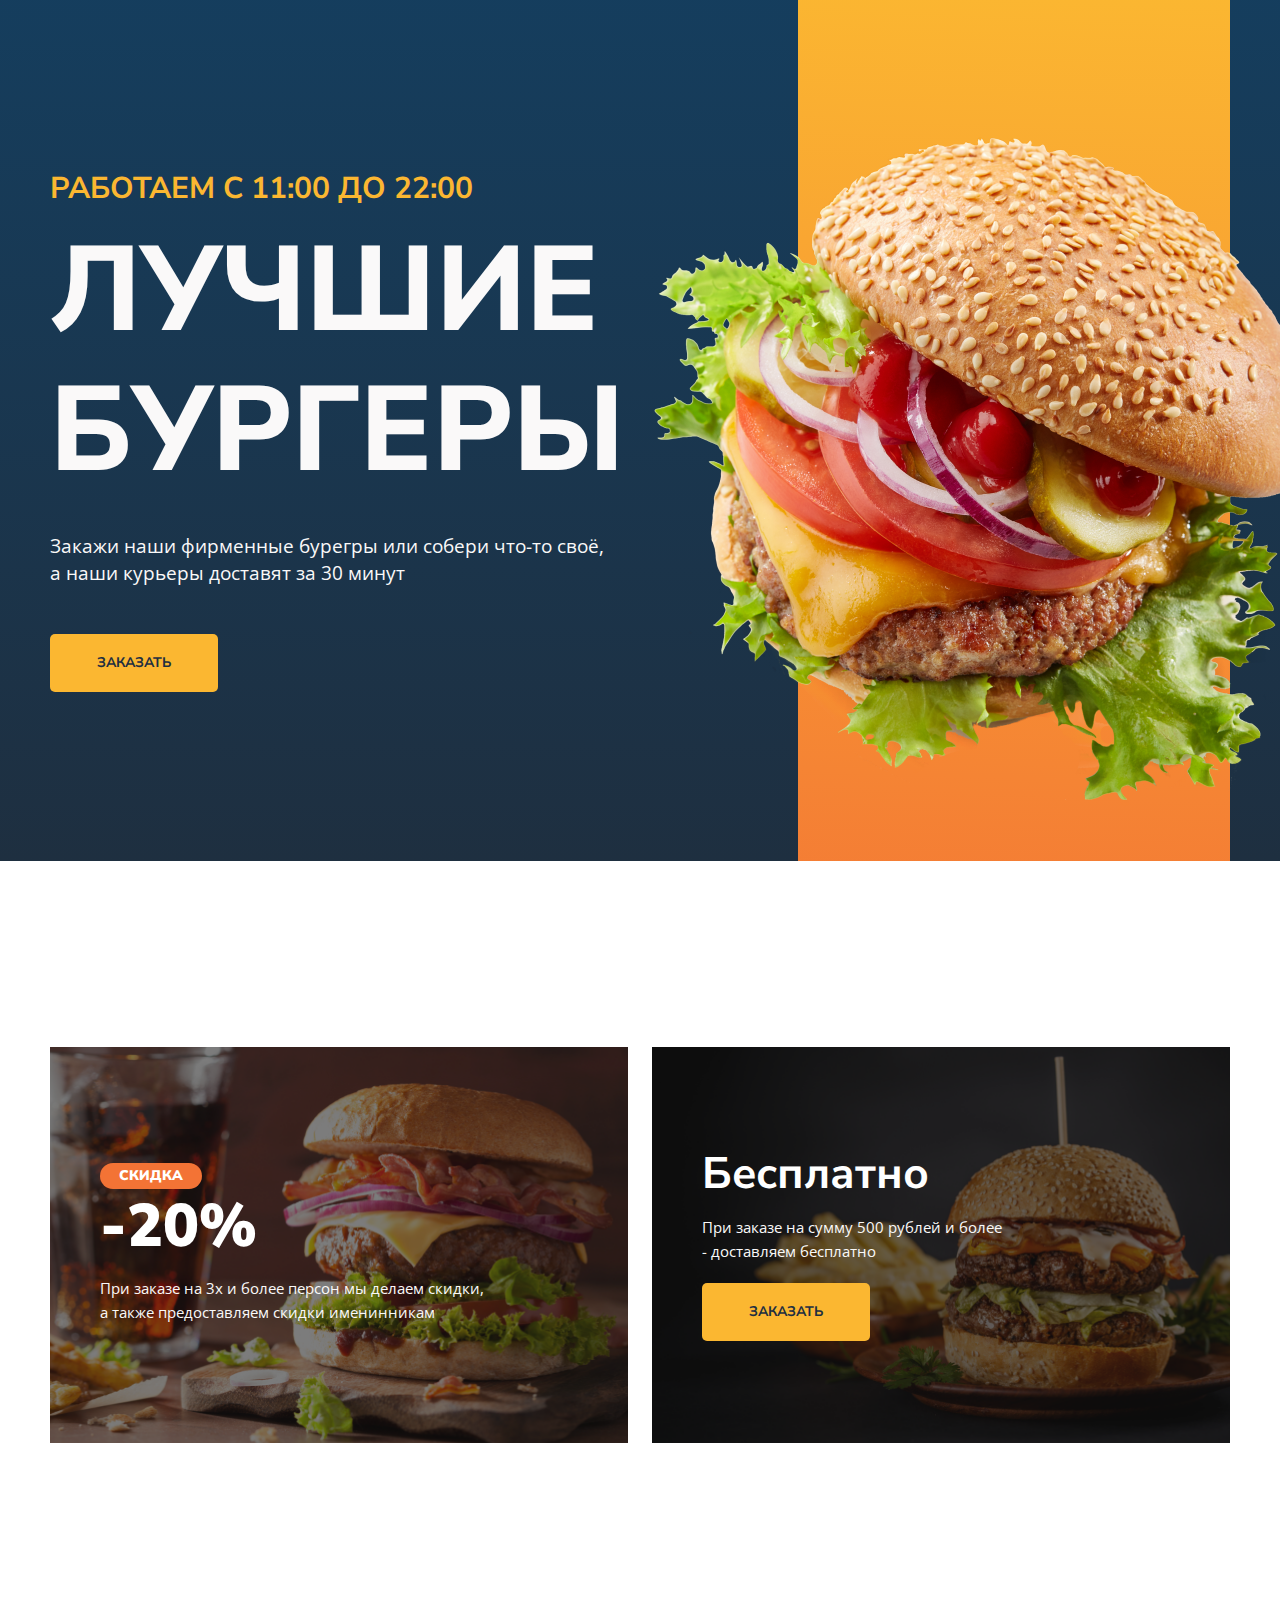
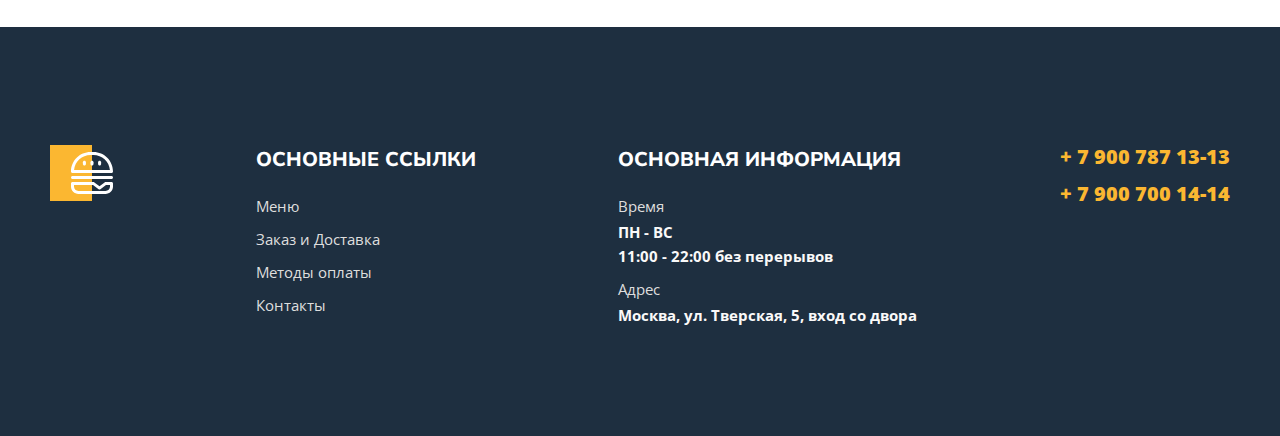
<file: index.html>
<!DOCTYPE html>
<html lang="ru">
<head>
    <meta charset="UTF-8">
    <meta http-equiv="X-UA-Compatible" content="IE=edge">
    <meta name="viewport" content="width=device-width, initial-scale=1.0">
    <title>Burgers</title>
    <link rel="preconnect" href="https://fonts.googleapis.com">
    <link rel="preconnect" href="https://fonts.gstatic.com" crossorigin>
    <link href="https://fonts.googleapis.com/css2?family=Nunito+Sans:wght@400;600;700;800;900&family=Open+Sans:wght@400;600;700&display=swap" rel="stylesheet">
    <link rel="stylesheet" href="CSS/normalize.css">
    <link rel="stylesheet" href="CSS/main.css">
</head>
<body>
    <div class="main">
        <div class="wrapper">
            <div class="content">
                <h1 class="content-title">
                    <span>работаем с 11:00 до 22:00</span>
                    лучшие бургеры
                </h1>
                <p class="content-text">Закажи наши фирменные бурегры или собери что-то своё,<br> а&nbsp;наши курьеры доставят за&nbsp;30&nbsp;минут</p>
                <a class="content-link" href="menu.html">заказать</a>
            </div>
            <div class="visual">
                <div class="visual-bg"></div>
                <img src="img/burger.png" alt="Burger">
            </div>
        </div>
    </div>
    <div class="promo">
        <div class="wrapper promo-wrapper">
            <div class="promo-left">
                <p class="sale">Скидка</p>
                <p class="cost">-20%</p>
                <p class="promo-description">При заказе на 3х и более персон мы делаем скидки, а также предоставляем скидки именинникам</p>
            </div>
            <div class="promo-right">
                <p class="free">Бесплатно</p>
                <p class="promo-description">При заказе на сумму 500 рублей и более - доставляем бесплатно</p>
                <a href="menu.html">заказать</a>
            </div>
        </div>
    </div>
    <footer class="footer">
        <div class="container">
            <div class="footer-box">
                <div class="footer-item">
                    <img class="footer-logo" src="img/footer-logo.svg" alt="footer-Logo">
                </div>
                <div class="footer-item">
                    <h2>основные ссылки</h2>
                    <ul class="footer-list footer-list-item">
                        <li><a href="menu.html">Меню</a></li>
                        <li><a href="#">Заказ и Доставка</a></li>
                        <li><a href="#">Методы оплаты</a></li>
                        <li><a href="#">Контакты</a></li>
                    </ul>
                    <ul class="footer-list footer-list-tel">
                        <li>
                            <a href="tel:+79007871313">+ 7 900 787 13-13</a>
                        </li>
                        <li>
                            <a href="tel:+79007001414">+ 7 900 700 14-14</a>
                        </li>
                    </ul>
                </div>
                <div class="footer-item">
                    <h2>основная информация</h2>
                    <ul class="footer-list">
                        <li>
                            <span>Время</span>
                            ПН - ВС <br>
                            11:00 - 22:00 без перерывов
                        </li>
                        <li>
                            <span>Адрес</span>
                            Москва, ул. Тверская,&nbsp;5,&nbsp;вход&nbsp;со&nbsp;двора
                        </li>
                    </ul>
                </div>
                <div class="footer-tel">
                    <ul class="footer-list footer-list-tel">
                        <li>
                            <a href="tel:+79007871313">+ 7 900 787 13-13</a>
                        </li>
                        <li>
                            <a href="tel:+79007001414">+ 7 900 700 14-14</a>
                        </li>
                    </ul>
                </div>
            </div>
        </div>
    </footer>
</body>
</html>
</file>
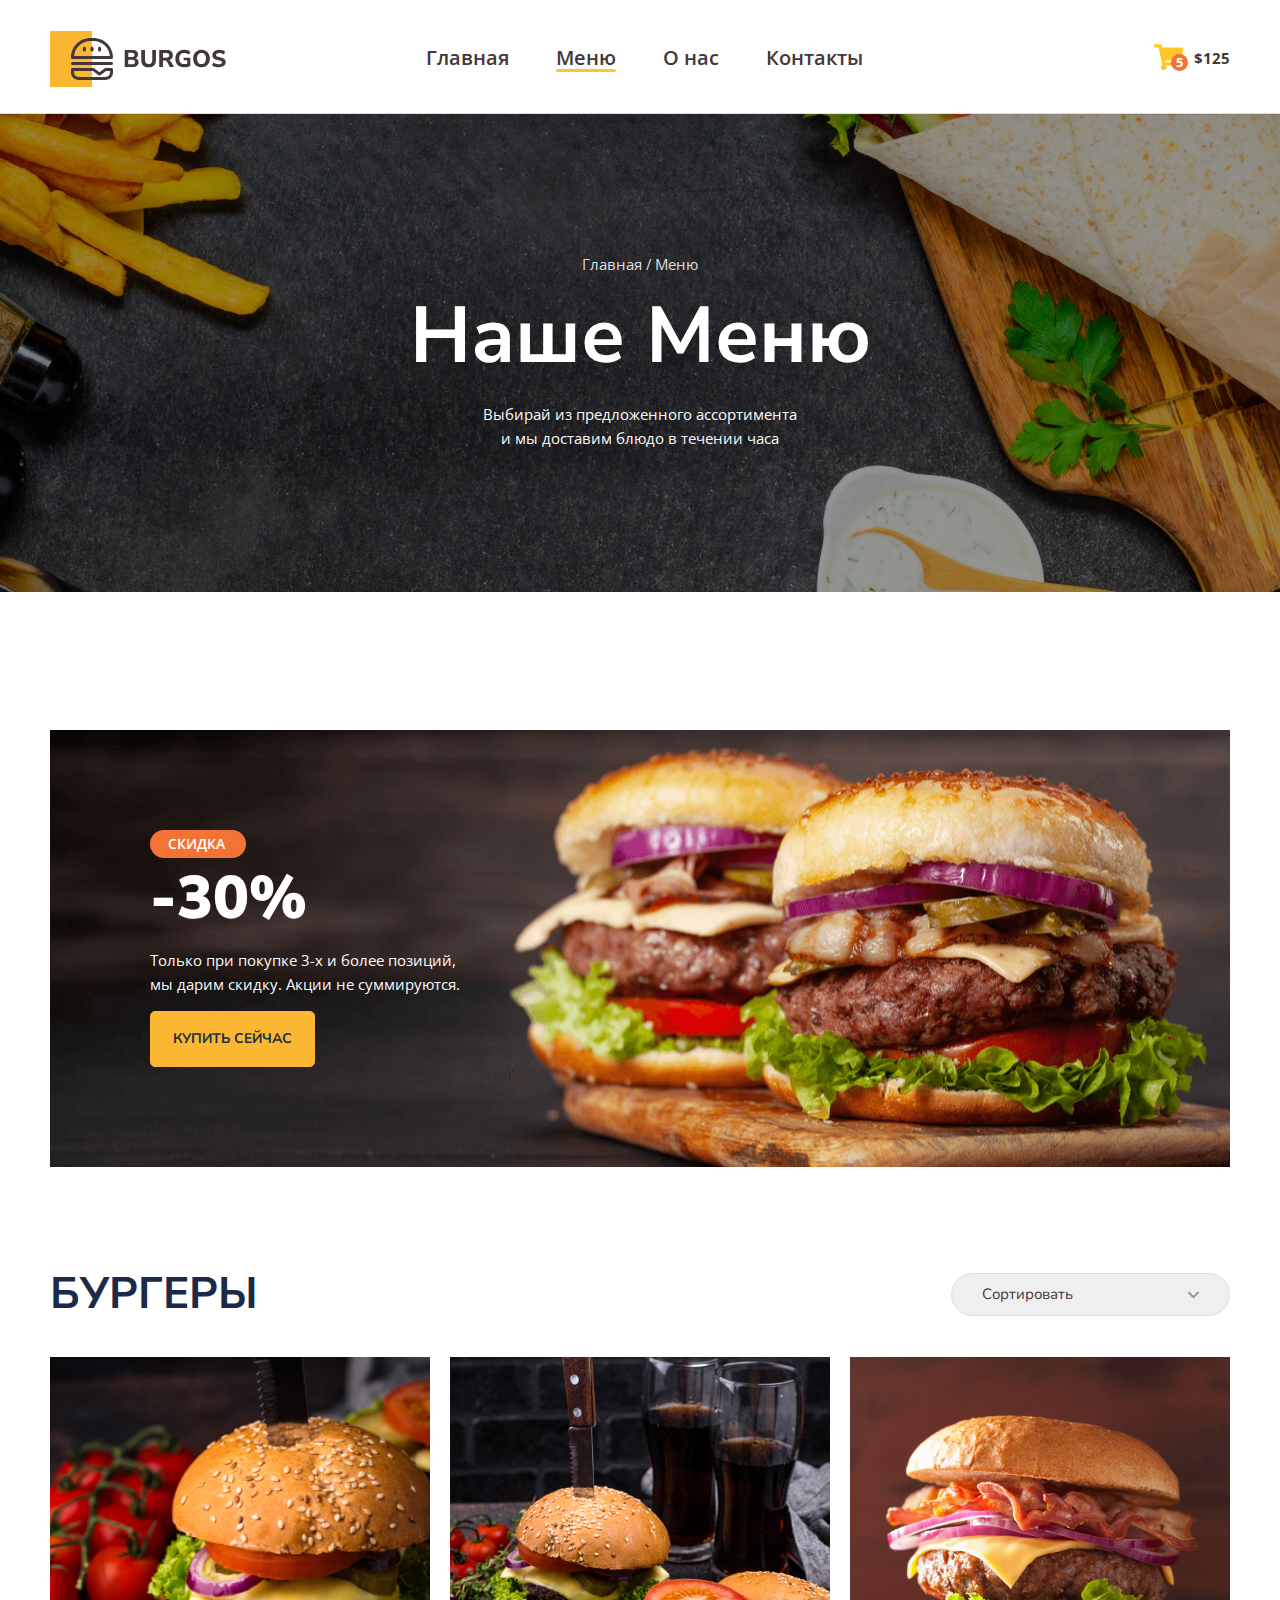
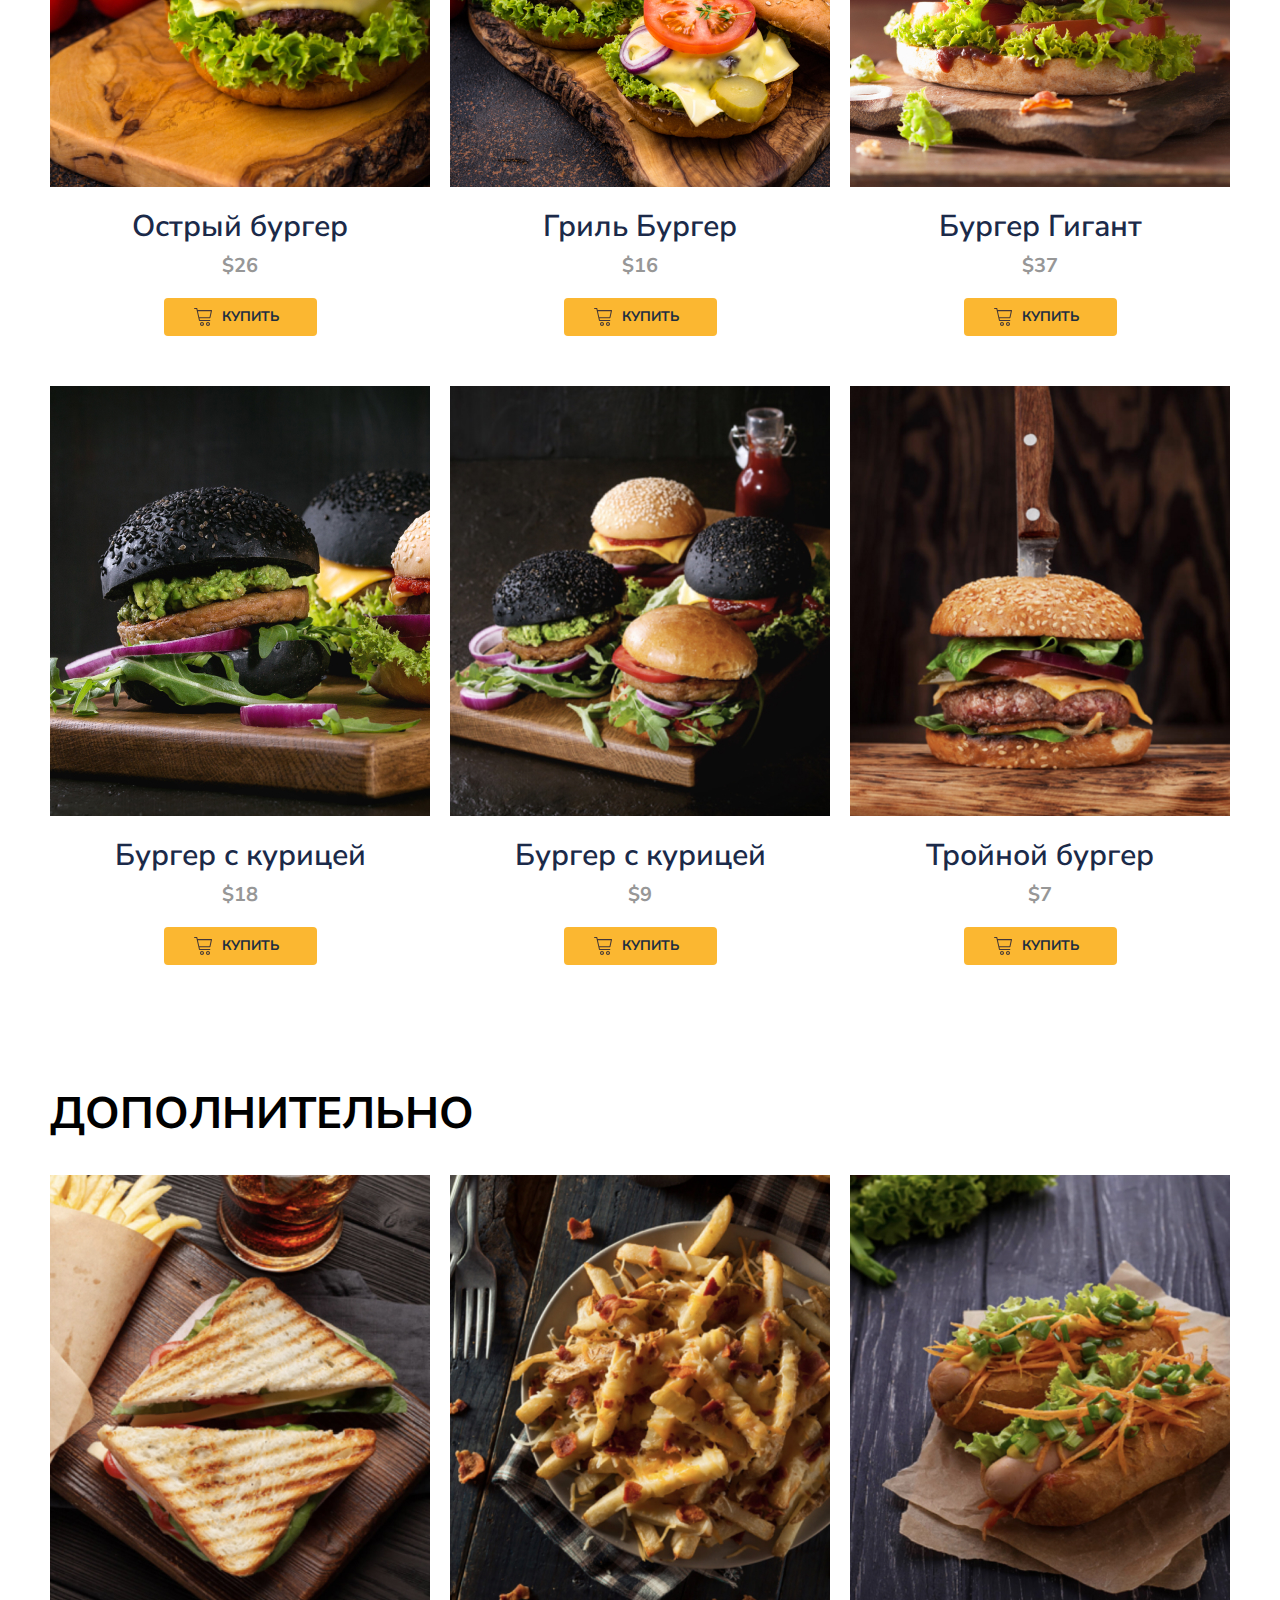
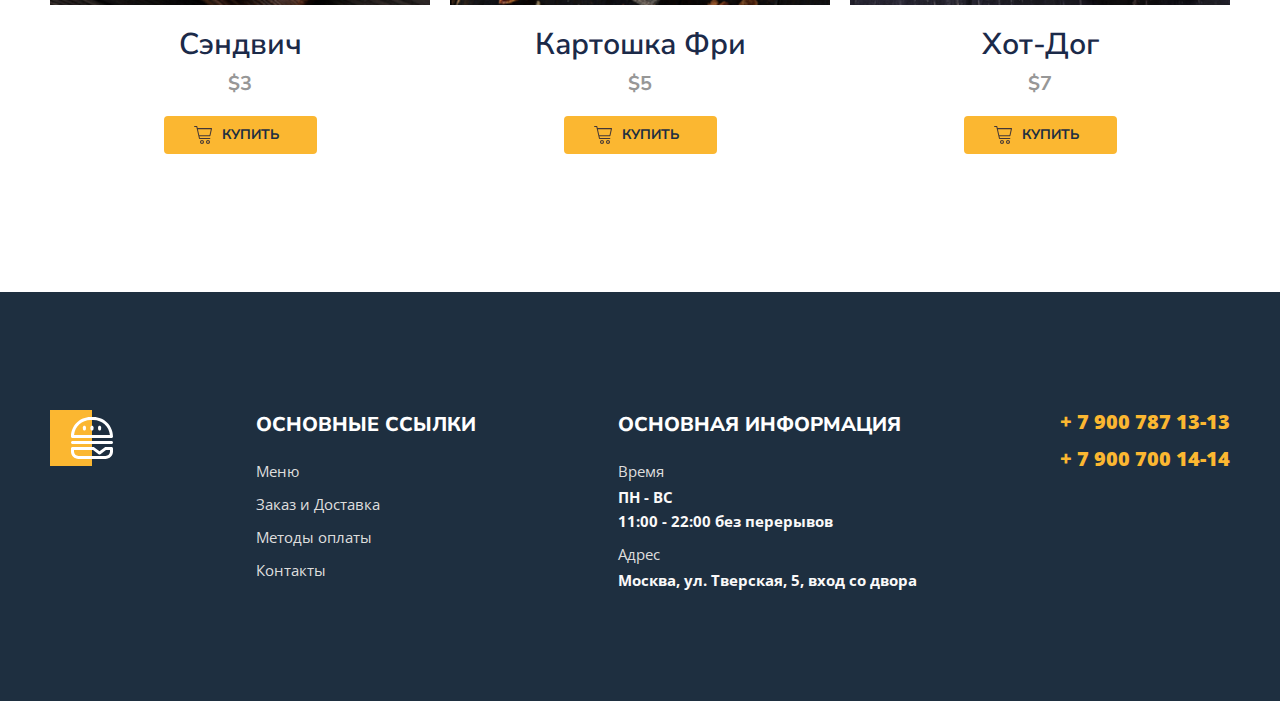
<file: menu.html>
<!DOCTYPE html>
<html lang="ru">
<head>
    <meta charset="UTF-8">
    <meta http-equiv="X-UA-Compatible" content="IE=edge">
    <meta name="viewport" content="width=device-width, initial-scale=1.0">
    <title>burger</title>
    <link rel="preconnect" href="https://fonts.googleapis.com">
    <link rel="preconnect" href="https://fonts.gstatic.com" crossorigin>
    <link href="https://fonts.googleapis.com/css2?family=Nunito+Sans:wght@400;600;700;800;900&family=Open+Sans:wght@400;600;700&display=swap" rel="stylesheet">
    <link rel="stylesheet" href="CSS/normalize.css">
    <link rel="stylesheet" href="CSS/main.css">
    <link rel="apple-touch-icon" sizes="192x192" href="img/favicon/android-chrome-192x192.png">
    <link rel="icon" type="image/png" sizes="512x512" href="img/favicon/android-chrome-512x512.png">
    <link rel="icon" sizes="16x16" href="img/favicon/favicon.ico">
    <link rel="apple-touch-icon" sizes="180x180" href="img/favicon/apple-touch-icon.png">
    <link rel="icon" type="image/png" sizes="32x32" href="img/favicon/favicon-32x32.png">
    <link rel="icon" type="image/png" sizes="16x16" href="img/favicon/favicon-16x16.png">
    <link rel="mask-icon" href="img/favicon/safari-pinned-tab.svg" color="#5bbad5">
    <meta name="msapplication-TileColor" content="#da532c">
    <meta name="theme-color" content="#ffffff">
</head>
<body>
    <header id="headerTop">
        <div class="container">
            <div class="header">
                <div class="header-burger">
                    <button class="burger" onclick="openModal()"></button>
                </div>
                <div class="header-item">
                    <a href="index.html" class="header-logo"></a>
                    <nav>
                        <ul class="header-nav">
                            <li><a href="index.html">Главная</a></li>
                            <li><a href="#"  class="active">Меню</a></li>
                            <li><a href="#">О&nbsp;нас</a></li>
                            <li><a href="#">Контакты</a></li>
                        </ul>
                    </nav>
                </div>
                <button type="button" class="button">
                    <span class="button-item">
                        <img src="img/shopping-cart.svg" alt="корзина">
                        <span class="button-count">5</span>
                    </span>
                    <span class="button-text">$125</span>
                </button>
            </div>
        </div>
    </header>
    <div class="bg">
        <div class="container">
            <ul class="breadcrumbs">
                <li><a href="index.html">Главная</a></li>
                <li><a href="#">Меню</a></li>
            </ul>
            <h1 class="title">Наше Меню</h1>
            <p class="description">Выбирай из предложенного ассортимента и мы доставим блюдо в течении часа</p>
        </div>

    </div>
    <main>
        <div class="banner">
            <div class="container">
                <div class="banner-box">
                    <h2 class="banner-title">
                        <span class="discount">скидка</span>
                        -30%
                    </h2>
                    <p class="banner-text">
                        Только при&nbsp;покупке 3-х и более позиций,<br> мы&nbsp;дарим скидку. Акции не&nbsp;суммируются. 
                    </p>
                    <a href="#menuBurger" class="banner-link">КУПИТЬ СЕЙЧАС</a>
                </div>
            </div>
        </div>
        <section class="menu" id="menuBurger">
            <div class="container">
                <div class="menu-header">
                    <h2 class="menu-title">
                        Бургеры
                    </h2>
                    <select class="menu-select">
                        <option value="">Сортировать</option>
                        <option value="up">возрастанию</option>
                        <option value="down">убыванию</option>
                    </select>
                </div>
                <div class="menu-grid">
                    <div class="menu-grid-item">
                        <div class="menu-grid-thumb">
                            <img src="img/menu/01.jpg" alt="Острый бургер">
                        </div>
                        <p class="menu-grid-title">Острый бургер</p>
                        <p class="menu-grid-prise">$26</p>
                        <button type="button" class="menu-grid-btn">
                            <span class="grid-menu-icon"></span>
                            <span class="grid-menu-text">купить</span>
                        </button>
                    </div>
                    <div class="menu-grid-item">
                        <div class="menu-grid-thumb">
                            <img src="img/menu/02.jpg" alt="Гриль бургер">
                        </div>
                        <p class="menu-grid-title">Гриль Бургер</p>
                        <p class="menu-grid-prise">$16</p>
                        <button type="button" class="menu-grid-btn">
                            <span class="grid-menu-icon"></span>
                            <span class="grid-menu-text">купить</span>
                        </button>
                    </div>
                    <div class="menu-grid-item">
                        <div class="menu-grid-thumb">
                            <img src="img/menu/03.jpg" alt="Бургер гигант">
                        </div>
                        <p class="menu-grid-title">Бургер Гигант</p>
                        <p class="menu-grid-prise">$37</p>
                        <button type="button" class="menu-grid-btn">
                            <span class="grid-menu-icon"></span>
                            <span class="grid-menu-text">купить</span>
                        </button>
                    </div>
                    <div class="menu-grid-item">
                        <div class="menu-grid-thumb">
                            <img src="img/menu/04.jpg" alt="Бургер с курицей">
                        </div>
                        <p class="menu-grid-title">Бургер с курицей</p>
                        <p class="menu-grid-prise">$18</p>
                        <button type="button" class="menu-grid-btn">
                            <span class="grid-menu-icon"></span>
                            <span class="grid-menu-text">купить</span>
                        </button>
                    </div>
                    <div class="menu-grid-item">
                        <div class="menu-grid-thumb">
                            <img src="img/menu/05.jpg" alt="Бургер с курицей">
                        </div>
                        <p class="menu-grid-title">Бургер с курицей</p>
                        <p class="menu-grid-prise">$9</p>
                        <button type="button" class="menu-grid-btn">
                            <span class="grid-menu-icon"></span>
                            <span class="grid-menu-text">купить</span>
                        </button>
                    </div>
                    <div class="menu-grid-item">
                        <div class="menu-grid-thumb">
                            <img src="img/menu/06.jpg" alt="Тройной бургер">
                        </div>
                        <p class="menu-grid-title">Тройной бургер</p>
                        <p class="menu-grid-prise">$7</p>
                        <button type="button" class="menu-grid-btn">
                            <span class="grid-menu-icon"></span>
                            <span class="grid-menu-text">купить</span>
                        </button>
                    </div>
                </div>
            </div>
        </section>
        <section class="menu menu-other">
            <div class="container">
                <h2 class="addition-menu-title">дополнительно</h2>
                <div class="menu-grid">
                    <div class="menu-grid-item">
                        <div class="menu-grid-thumb">
                            <img src="img/addition-menu/07.jpg" alt="Сэндвич">
                        </div>
                        <p class="menu-grid-title">Сэндвич</p>
                        <p class="menu-grid-prise">$3</p>
                        <button type="button" class="menu-grid-btn">
                            <span class="grid-menu-icon"></span>
                            <span class="grid-menu-text">купить</span>
                        </button>
                    </div>
                    <div class="menu-grid-item">
                        <div class="menu-grid-thumb">
                            <img src="img/addition-menu/08.jpg" alt="Картошка Фри">
                        </div>
                        <p class="menu-grid-title">Картошка Фри</p>
                        <p class="menu-grid-prise">$5</p>
                        <button type="button" class="menu-grid-btn">
                            <span class="grid-menu-icon"></span>
                            <span class="grid-menu-text">купить</span>
                        </button>
                    </div>
                    <div class="menu-grid-item">
                        <div class="menu-grid-thumb">
                            <img src="img/addition-menu/09.jpg" alt="Хот-Дог">
                        </div>
                        <p class="menu-grid-title">Хот-Дог</p>
                        <p class="menu-grid-prise">$7</p>
                        <button type="button" class="menu-grid-btn">
                            <span class="grid-menu-icon"></span>
                            <span class="grid-menu-text">купить</span>
                        </button>
                    </div>
                </div>
            </div>
        </section>
    </main>
    <footer class="footer">
        <div class="container">
            <div class="footer-box">
                <div class="footer-item">
                    <img class="footer-logo" src="img/footer-logo.svg" alt="footer-Logo">
                </div>
                <div class="footer-item">
                    <h2>основные ссылки</h2>
                    <ul class="footer-list footer-list-item">
                        <li><a href="menu.html">Меню</a></li>
                        <li><a href="#">Заказ и Доставка</a></li>
                        <li><a href="#">Методы оплаты</a></li>
                        <li><a href="#">Контакты</a></li>
                    </ul>
                    <ul class="footer-list footer-list-tel">
                        <li>
                            <a href="tel:+79007871313">+ 7 900 787 13-13</a>
                        </li>
                        <li>
                            <a href="tel:+79007001414">+ 7 900 700 14-14</a>
                        </li>
                    </ul>
                </div>
                <div class="footer-item">
                    <h2>основная информация</h2>
                    <ul class="footer-list">
                        <li>
                            <span>Время</span>
                            ПН - ВС <br>
                            11:00 - 22:00 без перерывов
                        </li>
                        <li>
                            <span>Адрес</span>
                            Москва, ул. Тверская, 5, вход со двора
                        </li>
                    </ul>
                </div>
                <div class="footer-tel">
                    <ul class="footer-list footer-list-tel">
                        <li>
                            <a href="tel:+79007871313">+ 7 900 787 13-13</a>
                        </li>
                        <li>
                            <a href="tel:+79007001414">+ 7 900 700 14-14</a>
                        </li>
                    </ul>
                </div>
            </div>
        </div>
    </footer>
    <a href="#headerTop" class="button-up hidden" id="btnUp">Наверх</a>
    <div class="modal" id="modal">
        <ul class="header-nav">
            <li><a href="index.html">Главная</a></li>
            <li><a href="#"  class="active">Меню</a></li>
            <li><a href="#">О&nbsp;нас</a></li>
            <li><a href="#">Контакты</a></li>
        </ul>
        <button class="burger-close" onclick="closeModal()"></button>
    </div>
    <script>

        //smooth scroll

        const links = document.querySelectorAll(".banner-link");

        for (const link of links) {
            link.addEventListener("click", clickHandler);
        }

        function clickHandler(e) {
            e.preventDefault();
            const href = this.getAttribute("href");

        document.querySelector(href).scrollIntoView({
            behavior: "smooth"
        });
        }

        //button up

        window.onscroll = function(){scrollFunction()};

        const upbuttons = document.querySelectorAll(".button-up");

        for (const upbutton of upbuttons) {
            upbutton.addEventListener("click", clickHandler);
        }

        function clickHandler(e) {
            e.preventDefault();
            const href = this.getAttribute("href");

            document.querySelector(href).scrollIntoView({
            behavior: "smooth"
        });
        }

        function scrollFunction(){
            if ( document.body.scrollTop > 1000 || document.documentElement.scrollTop > 1000){
                document.getElementById('btnUp').className = 'button-up visible';
            } else {
                document.getElementById('btnUp').className = 'button-up hidden';
            }
        }

         // Menu

        function openModal() {
            document.getElementById("modal").style.top = "0px";
        }

        function closeModal() {
            document.getElementById("modal").style.top = "-400px";
        }
    </script>
</body>
</html>
</file>
<file: CSS/main.css>
body{
    font-family: 'Nunito Sans', sans-serif;
}

.container{
    max-width: 1180px;
    margin: 0 auto;
    padding: 0 15px;
}
header{
    border-bottom: 1px solid #DEDEDE;
}
.header-item{
    display: flex;
    align-items: center;
    justify-content: space-between;
    flex-basis: 80.5%;
}
.header{
    font-family: 'Open Sans', sans-serif;
    display: flex;
    align-items: center;
    justify-content: space-between;
    padding: 30px 0 25px 0;
}
.header-logo{
    display: block;
    background-image: url(../img/logo.svg);
    width: 176px;
    height: 56px;
    background-repeat: no-repeat;
    background-size: cover;
}
.header-nav{
    list-style-type: none;
    display: flex;
    gap: 47px;
    padding-right: 137px;
}
.header-nav a{
    font-weight: 600;
    font-size: 20px;
    color: #443737;
    text-decoration: none;
    transition: 0.2s;
}
.header-nav a:hover{
    color: #FFC725;
}
.header-nav a::after{
    content: "";
    width: 100%;
    height: 3px;
    border-radius: 1.5px;
    background: transparent;
    display: flex;
}
.header-nav a.active::after{
    background: #FFC725;
}
.button{
    display: flex;
    align-items: center;
    background-color: transparent;
    border: none;
    padding: 0;
    gap: 10px;
    cursor: pointer;
}
.button-item{
    position: relative;
}
.button-text{
    color: #443737;
    font-weight: 700;
    font-size: 15px;
}
.button-count{
    font-weight: 700;
    font-size: 13px;
    color: #FFFFFF;
    background: #F37335;
    border-radius: 100%;
    position: absolute;
    width: 17px;
    height: 17px;
    text-align: center;
    line-height: 1.3;
    bottom: 3px;
    right: -4px;
}
.bg{
    text-align: center;
    color: #FFFFFF;
    background-image: url(../img/bg.png);
    background-size: cover;
    background-position: center center;
    padding: 142px 0;
    margin-bottom: 138px;
}
.breadcrumbs{
    padding-left: 0;
    margin-top: 0;
    list-style-type: none;
    justify-content: center;
    display: flex;
    gap: 7px;
}
.breadcrumbs a{
    color: #DEDEDE;
    font-size: 15px;
    font-family: 'Open Sans', sans-serif;
    text-decoration: none;
    transition: 0.2s;
}
.breadcrumbs a:hover{
    color: #FFC725;
}
.breadcrumbs a::before{
    content: "/";
    position: relative;
    left: -3px;
    pointer-events: none;
}
.breadcrumbs a:hover::before{
    color: #DEDEDE;
}
.breadcrumbs li:first-child a::before{
    display: none;
}
.title{
    font-weight: 700;
    font-size: 79px;
    margin-top: 17px;
    margin-bottom: 20px;
}
.description{
    font-family: 'Open Sans', sans-serif;
    font-size: 15px;
    line-height: 1.6;
    color: #FAF9F9;
    max-width: 320px;
    margin: 0 auto;
}

.banner-box{
    background-image: url(../img/box-banner.png);
    background-repeat: no-repeat;
    background-size: cover;
    padding: 100px 100px 100px 100px;
    background-position: 0 center;
    margin-bottom: 82px;
}
.banner-title{
    font-weight: 900;
    font-size: 60px;
    line-height: 70px;
    color: #FFFFFF;
    margin: 0 auto;
}
.discount{
    display: block;
    max-width: 60px;
    background-color: #F37335;
    border-radius: 25px;
    text-transform: uppercase;
    font-family: 'Open Sans', sans-serif;
    font-size: 14px;
    font-weight: 600;
    line-height: 18px;
    color: #FFFFFF;
    padding: 5px 18px;
    margin-bottom: 5px;
}
.banner-text{
    font-family: 'Open Sans', sans-serif;
    font-size: 15px;
    line-height: 24px;
    font-weight: 400;
    color: #FAF9F9;
}
.banner-link{
    text-decoration: none;
    text-transform: uppercase;
    font-size: 14px;
    line-height: 18px;
    font-weight: 700;
    color: #1E2F40;
    display: inline-block;
    background-color: #FBB731;
    padding: 18px 22px;
    border-radius: 5px;
    border: 1px solid #FBB731;
    transition: 0.2s;
}
.banner-link:hover{
    background-color: transparent;
    color: #FBB731;
}
.menu{
    padding-top: 20px;
}
.menu-header{
    display: flex;
    align-items: center;
    justify-content: space-between;
    margin-bottom: 37px;
}
.menu-title{
    font-size: 44px;
    font-weight: 700;
    text-transform: uppercase;
    color: #1B2A49;
    margin: 0;
}
.menu-select{
    border: 1px solid #DEDEDE;
    padding: 12px 30px;
    border-radius: 22px;
    color: #443737;
    font-size: 15px;
    appearance: none;
    flex-basis: 279px;
    background-image: url(../img/arrow.svg);
    background-repeat: no-repeat;
    background-size: 12.79px 7.75px;
    background-position: 89% center;
}
.menu-grid{
    display: grid;
    grid-template-columns: repeat(3, 1fr);
    gap: 50px 20px;
}
.menu-grid-thumb{
    width: 100%;
    height: 430px;
    position: relative;
    overflow: hidden;

}
.menu-grid-thumb img{
    position: absolute;
    left: 50%;
    top: 50%;
    transform: translate(-50%, -50%);
    -o-object-fit: cover;
       object-fit: cover;
}
.menu-grid-title{
    font-size: 30px;
    line-height: 38px;
    font-weight: 600;
    color: #1B2A49;
    margin-top: 21px;
    margin-bottom: 6px;
    text-align: center;
}
.menu-grid-prise{
    font-size: 20px;
    line-height: 28px;
    font-weight: 700;
    color: #979797;
    margin-top: 0;
    margin-bottom: 18px;
    text-align: center;
}
.menu-grid-btn{
    width: 153px;
    height: 38px;
    background-color: #FBB731;
    border: none;
    border-radius: 4px;
    padding: 10px 30px;
    text-transform: uppercase;
    margin: 0 auto;
    cursor: pointer;
    display: flex;
    gap: 10px;
    transition: 0.2s;
}
.menu-grid-btn:hover{
    background-color: #F37335;
}
.grid-menu-icon{
    background-image: url(../img/shopping-cart-icon.svg);
    width: 18px;
    height: 18px;
    gap: 5px;
}
.grid-menu-text{
    font-size: 14px;
    line-height: 18px;
    font-weight: 700;
    color: #1E2F40;
}
.addition-menu-title{
    font-size: 44px;
    line-height: 49px;
    font-weight: 700;
    text-transform: uppercase;
    margin-top: 105px;
}
.footer {
    background: #1E2F40;
    color: #fff;
    padding-top: 118px;
    padding-bottom: 93px;
    margin-top: 138px;
}
.footer-logo {
    width: 63px;
    height: 56px;
}

.footer-item h2 {
    font-size: 20px;
    line-height: 1.5;
    font-weight: 800;
    text-transform: uppercase;
    margin-bottom: 19px;
    margin-top: 0;
}
.footer-list li {
    margin-bottom: 9px;
    font-family: 'Open Sans', sans-serif;
    font-size: 15px;
    color: #FAF9F9;
    font-weight: 700;
    line-height: 24px;
}
.footer-list-item a {
    color: #DEDEDE;
    text-decoration: none;
    font-weight: 400;
    transition: 0.2s;
}
.footer-list-item a:hover{
    color: #FBB731;
}
.footer-item span {
    color: #DEDEDE;
    display: block;
    font-weight: 400;
    margin-bottom: 2px;
}
.footer-list-tel{
    margin-top: 0;
}
.footer-list-tel li {
    margin-bottom: 12px;
}
.footer-list-tel a {
    font-size: 20px;
    font-weight: 900;
    color: #FBB731;
    text-decoration: none;
    transition: 0.2s;
}
.footer-list-tel a:hover{
    color: #FAF9F9;
}
.footer-box{
    display: flex;
    justify-content: space-between;
    gap: 20px;
}
.footer-list{
    padding-left: 0;
    list-style-type: none;
}
.button-up{
    background-color: #FBB731;
    font-size: 14px;
    line-height: 18px;
    font-weight: 700;
    color: #1E2F40;
    text-decoration: none;
    padding: 5px 20px;
    position: fixed;
    bottom: 20px;
    right: 20px;
    border-radius: 5px;
    transition: 1s;
}
.button-up:hover{
    background-color: #F37335;
}
.button-up.hidden{
    opacity: 0;
}
.button-up.visible{
    opacity: 1;
}

/* style index */

.main {
    background: linear-gradient(180deg, #0C4C7B -100%, #1E2F40 100%);
}
.wrapper {
    max-width: 1180px;
    margin: 0 auto;
    display: flex;
    justify-content: space-between;
}
.content {
    color: #FAF9F9;
    flex: 0 0 580px;
    padding-top: 170px;
    padding-bottom: 169px;
}
.content-title {
    font-size: 120px;
    font-weight: 800;
    text-transform: uppercase;
    line-height: 140px;
    margin-bottom: 40px;
    margin-top: 0;
    margin-bottom: 0;
}
.content-title span {
    color: #FBB731;
    font-size: 30px;
    font-weight: 700;
    line-height: 38px;
    display: block;
    margin-bottom: 13px;
}
.content-text {
    font-family: 'Open Sans', sans-serif;
    font-size: 19px;
    line-height: 1.4;
    margin-top: 32px;
    margin-bottom: 48px;
}
.content-link,
.promo a {
    color: #1E2F40;
    background-color: #FBB731;
    border-radius: 5px;
    text-decoration: none;
    padding: 21px 47px;
    display: inline-block;
    text-transform: uppercase;
    font-size: 14px;
    font-weight: 700;
    transition: 0.2s;
}
.content-link:hover, 
.promo a:hover {
    background-color: #F37335;
}
.visual {
    flex-grow: 1;
    display: flex;
    justify-content: flex-end;
    position: relative;
}
.visual-bg {
    width: 432px;
    height: 100%;
    background: linear-gradient(2.42deg, #F37335 -19.6%, #FBB731 100.79%, #FDC830 100.79%);
}
.main img {
    width: 829px;
    position: absolute;
    right: -168px;
}
.promo {
    padding-top: 186px;
    padding-bottom: 46px;
}
.promo-left,
.promo-right {
    flex: 0 0 49%;
    color: #fff;
    box-sizing: border-box;
    background-repeat: no-repeat;
    background-size: cover;
    background-position: center;
}
.promo-left {
    background-image: url(../img/promo-left.png);
    padding: 116px 50px;
}
.promo-right {
    background-image: url(../img/promo-right.png);
    padding: 102px 50px;
}
.sale {
    font-size: 14px;
    font-weight: 900;
    background: #F37335;
    padding: 5px 19px;
    border-radius: 14px;
    display: inline-block;
    text-transform: uppercase;
    margin-bottom: 3px;
    margin-top: 0;
}
.cost {
    font-size: 60px;
    font-weight: 900;
    margin-bottom: 8px;
    margin-top: 0;
}
.promo-description {
    font-family: 'Open Sans', sans-serif;
    color: #FAF9F9;
    font-size: 15px;
    line-height: 24px;
    margin-bottom: 0;
}
.promo-left .promo-description {
    max-width: 392px;
}
.promo-right .promo-description {
    max-width: 300px;
    margin-bottom: 20px;
}
.free {
    font-size: 44px;
    font-weight: 700;
    margin-bottom: 10px;
    margin-top: 0;
}


/* MODAL */

.burger{
    width: 34px;
    height: 22px;
    background-image: url(../img/burger.svg);
    background-repeat: no-repeat;
    background-size: contain;
    background-color: transparent;
    border: none;
    cursor: pointer;
}
.modal{
    background-color: #fff8dc;
    max-width: 500px;
    text-align: center;
    position: absolute;
    top: -400px;
    left: 0;
    right: 0;
    margin: 20px auto 0;
    padding: 40px 30px;
    box-sizing: border-box;
    transition: 0.5s;
}
.modal .header-nav{
    flex-direction: column;
    align-items: center;
    gap: 23px;
    margin: 0;
    padding: 0 40px;
}
.burger-close{
    background-image: url(../img/burger-close.png);
    width: 22px;
    height: 22px;
    background-color: transparent;
    background-size: contain;
    background-repeat: no-repeat;
    border: none;
    position: absolute;
    top: 20px;
    right: 20px;
    cursor: pointer;
}


                                                     /*  R E S P O N S I V E  */


@media (min-width: 1001px) {
    .footer-list + .footer-list-tel{
        display: none;
    }
}
@media (min-width: 766px){
    .header-burger{
        display: none;
    }
}


    /* STYLE MENU | iPad */

@media (max-width: 1000px) {
    .container{
        max-width: 738px;
    }
    .header-logo{
        width: 150px;
        height: 48px;
        background-size: contain;
    }
    .header-nav{
        gap: 22px;
    }
    .header-item{
        flex-basis: 75.5%;
    }
    .bg{
        margin-bottom: 72px;
    }
    .banner-box{
    background-position: -80px center;
    padding: 100px 40px 120px;
    }
    .menu-grid{
        grid-template-columns: repeat(2, 1fr);
        gap: 50px 15px;
    }
    .menu-other{
        overflow: hidden;
        height: 661px;
    }
    .menu-other .menu-grid{
        display: flex;
        width: auto;
        overflow-x: scroll;
        overflow-y: hidden;
        padding-bottom: 50px;
    }
    .menu-other .menu-grid-item{
        flex: 0 0 281px;
    }
    .menu-other .menu-grid-thumb,
    .menu-other .menu-grid-thumb img{
        height: 320px;
    }
    .footer-tel {
        display: none;
    }
    .footer-list + .footer-list-tel{
        display: block;
    }


    /* STYLE INDEX */

    .wrapper{
        max-width: 738px;
        margin: 0 auto;
    }
    .content{
        padding-top: 42px;
        padding-bottom: 122px;
        flex: 0 0 569px;

    }
    .content-title span{
        font-size: 22px;
        line-height: 27px;
    }
    .content-title{
        font-size: 86px;
        line-height: 100px;
    }
    .content-text{
        font-size: 14px;
        line-height: 19px;
    }
    .content-link, .promo a{
        font-size: 13px;
        line-height: 16px;

    }
    .visual{
        right: 38px;
    }
    .visual-bg{
        width: 198px;
    }
    .main img{
        width: 456px;
        right: -105px;
        margin-top: 131px;
    }
}


    /* STYLE MENU */

@media (max-width: 765px){
    nav{
        display: none;
    }
    .header{
        gap: 21px;
    }
    .menu-other .container{
        padding-right: 0;
    }
    .button-up.visible{
        display: none;
    }
    

    /* STYLE INDEX */

    .content{
        padding-bottom: 124px;
        padding-left: 22px;
        flex: 0 0 560px;
    }
    .content-text{
        margin-top: 23px;
        margin-bottom: 33px;
    }
    .content-link{
        padding: 17px 41px
    }
    .header{
        gap: 21px;
    }
    .visual{
        right: 53px;
    }
    .main .visual-bg{
        width: 198px;
    }
    .promo{
        padding: 106px 14px 5px;
    }
    .promo-left{
        padding: 44px 30px;
    }
    .cost{
        margin-top: 5px;
    }
    .promo-right{
        padding-top: 55px;
        padding-bottom: 44px;
        padding-left: 33px;
    }
    .promo-description{
        margin-bottom: 17px;
    }
    .free{
        margin-top: 8px;
    }
    .promo a{
        padding: 17px 41px;
    }
    .footer{
        padding-top: 68px;
        padding-bottom: 62px;
    }
}


    /* STYLE MENU */

@media (max-width: 567px){
    .header{
        padding-top: 19px;
        padding-bottom: 19px;
    }
    .header-logo{
        width: 116px;
        height: 37px;
    }
    .breadcrumbs a{
        font-size: 15px;
    }
    .bg{
        margin-bottom: 33px;
    }
    .title{
        font-size: 38px;
    }
    .description{
        font-size: 12px;
    }
    .bg{
        padding: 55px 0;
    }
    .banner-box{
        background-position: 17% center;
        padding: 35px 24px 54px;
        margin-bottom: 40px;
    }
    .menu-title{
        font-size: 27px;
    }
    .menu-select{
        flex-basis: 136px;
        font-size: 12px;
        padding: 13px 24px 13px 15px;
        background-position: 92% center;
    }
    .menu-grid{
        gap: 25px 6px;
        margin-bottom: 40px;
    }
    .menu-grid-thumb{
        height: 56vw;
        margin-bottom: 10px;
    }
    .menu-grid-thumb img{
        height: 100%;
    }
    .menu-grid-title{
        font-size: 15px;
        margin-top: 10px;
        margin-bottom: 0;
    }
    .addition-menu-title{
        margin-top: 0px;
        text-align: center;
    }
    .menu-grid-prise{
        font-size: 16px;
        margin-bottom: 7px;
    }
    .menu-grid-btn{
        margin-bottom: 17px;
        padding: 10px 21px;
    }
    .menu-other{
        height: 110vw;
    }
    .menu-other .menu-grid{
        padding-bottom: 24vw;
    }
    .menu-other .menu-grid-thumb{
        height: 50vw;
    }
    .menu-other .menu-grid-thumb img{
        height: 100%;
    }
    .menu-other .menu-grid-item{
        flex: 0 0 38vw;
    }
    .menu{
        margin-bottom: 0;
    }
    .footer{
        padding-top: 60px;
        padding-bottom: 60px;
        margin-top: 0;
    }
    .footer-item{
        flex: 0 1 auto;
    }
    .footer-item h2{
        font-size: 15px;
    }
    .footer-list + .footer-list-tel{
        display: none;
    }
    .footer-tel{
        display: block;
    }
    .footer-box{
        display: grid;
        grid-template-columns: 30% 70%;
        grid-template-areas: "logo tel" "link link" "info info";
        gap: 0;
    }
    .footer-item:nth-child(1){
        grid-area: logo;
    }
    .footer-item:nth-child(2){
        grid-area: link;
    }
    .footer-item:nth-child(3){
        grid-area: info;
    }
    .footer-tel{
        grid-area: tel;
        text-align: right;
    }
}


    /* STYLE MENU | iPhone SE */

@media (max-width: 360px){
    .header-logo{
        width: 116px;
        height: 37px;
        background-size: contain;
    }
    .menu-select{
        flex-basis: 137px;
        padding-left: 13px;
        padding-right: 13px;
    }
    .menu-grid-title{
        font-size: 13px;
    }
    .addition-menu-title{
        font-size: 24px;
    }
    .banner-box{
        padding: 35px 14px 11px;
    }
    .footer-box{
        flex-direction: column;
    }


    /* STYLE INDEX */

    .visual-bg{
        display: none;
    }
    .content{
        flex: 0 0 291px;
    }
    .content-title
    span{
        font-size: 14px;
    }
    .content-title{
        font-size: 58px;
        line-height: 69px;
    }
    .main img{
        width: 293px;
        right: -124px;
        margin-top: 329px;
    }
    .promo-wrapper{
        flex-direction: column;
        padding: 0;
        gap: 21px;
    }
    .footer{
        margin-top: 56px;
        padding: 61px 0 25px;
    }
}

@media (max-width: 320px){
    .banner-box{
        background-position: 25% center;
    }
}
</file>
